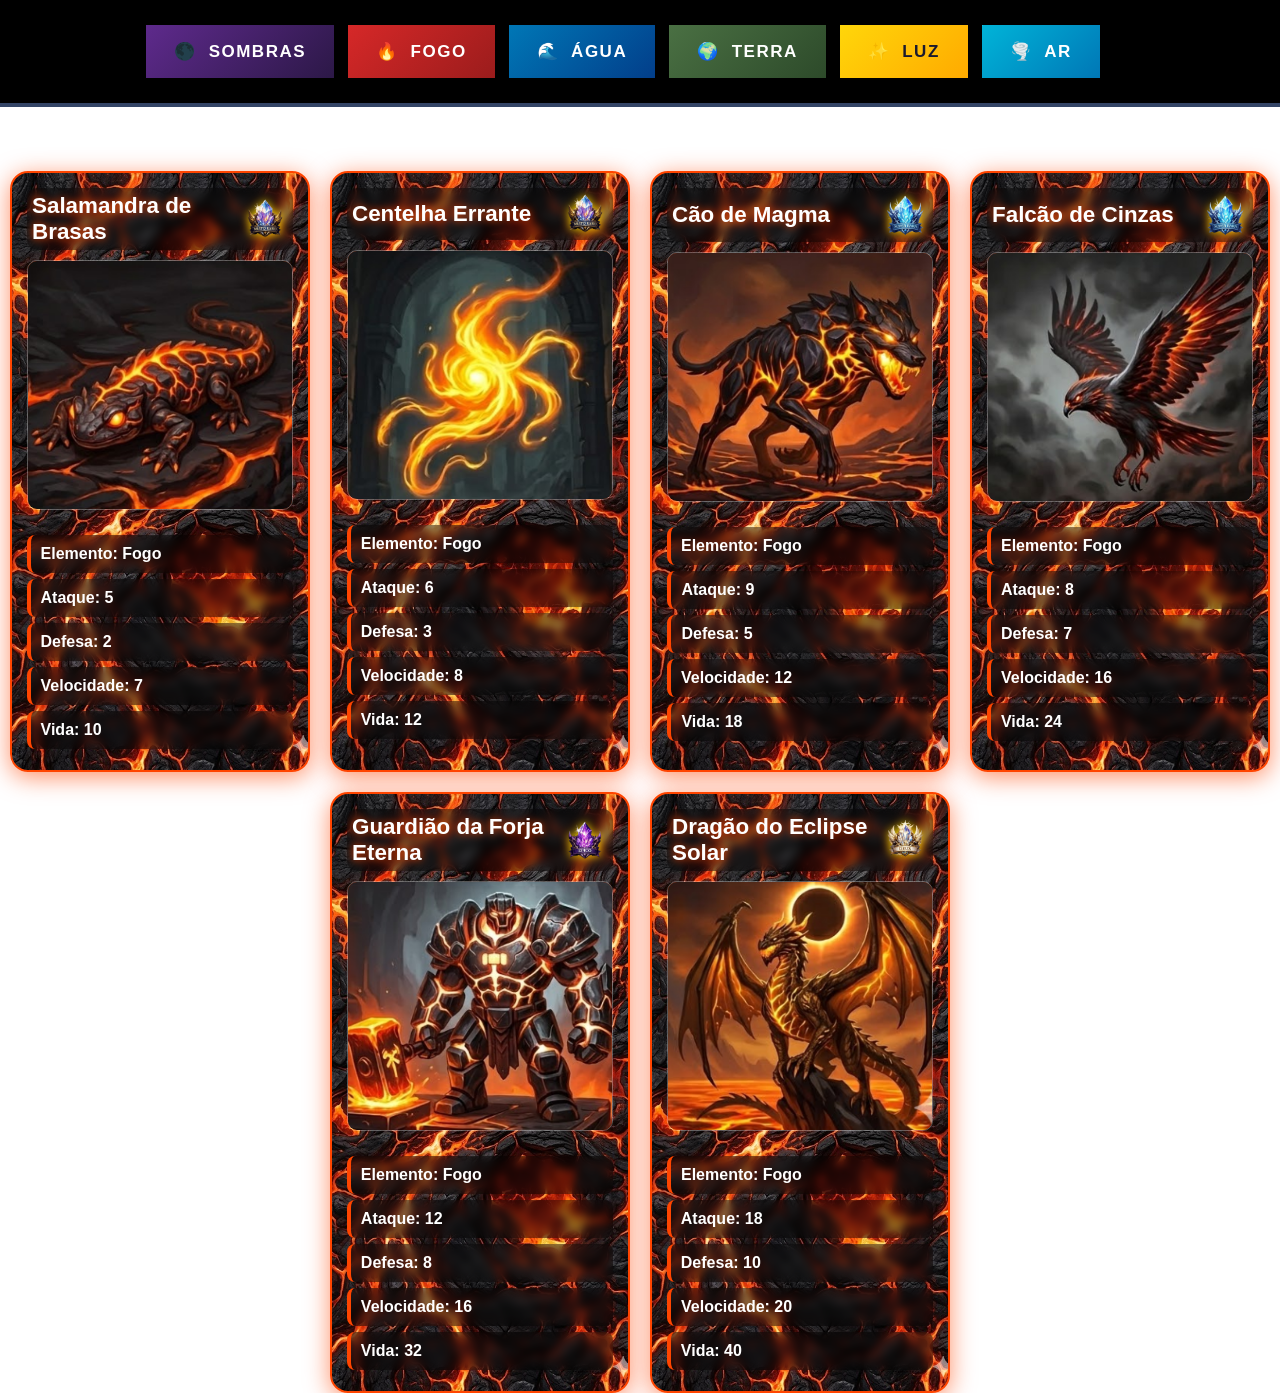
<file: index.html>
<!DOCTYPE html>
<html lang="en">
<head>
    <meta charset="UTF-8">
    <meta name="viewport" content="width=device-width, initial-scale=1.0">
    <title>Cartas</title>
    <link rel="stylesheet" href="css/style.css">
    <link rel="stylesheet" href="css/anim.css">
    <link rel='stylesheet' href='https://cdn-uicons.flaticon.com/4.0.0/uicons-solid-rounded/css/uicons-solid-rounded.css'>
</head>
<body>
    <header class="elementos-container">
        <button onclick="mostrarCategoria('sombra')" class="btn-elemento sombra">
            <span class="icone">🌑</span>
            SOMBRAS
        </button>
        <button onclick="mostrarCategoria('fogo')" class="btn-elemento fogo">
            <span class="icone">🔥</span>
            FOGO
        </button>
        <button onclick="mostrarCategoria('agua')" class="btn-elemento agua">
            <span class="icone">🌊</span>
            ÁGUA
        </button>
        <button onclick="mostrarCategoria('terra')" class="btn-elemento terra">
            <span class="icone">🌍</span>
            TERRA
        </button>
        <button onclick="mostrarCategoria('luz')" class="btn-elemento luz">
            <span class="icone">✨</span>
            LUZ
        </button>
        <button onclick="mostrarCategoria('ar')" class="btn-elemento ar active">
            <span class="icone">🌪️</span>
            AR
        </button>
        <a href="html/regras.html" id="regrasBTN"><i class="fi fi-sr-menu-food"></i></a>
    </header>
    
    <main>




        <section class="containerSombras" style="display: none;">
            <div class="carta sombra">
                <section class="headerCarta">
                    <h3>Asas Noturnas</h3>
                    <img src="img/raro.png" alt="Raro" class="raridade">
                </section>
                <img src="img/imgSombra/corvo.png" alt="Corvo" id="imgMonstro">
                <p>Elemento: Sombra</p>
                <p>Ataque: 3</p>
                <p>Defesa: 2</p>
                <p>Velocidade: 8</p>
                <p>Vida: 10</p>
            </div>

            <div class="carta sombra">
                <section class="headerCarta">
                    <h3>Mordida de Ébano</h3>
                    <img src="img/raro.png" alt="Raro" class="raridade">
                </section>
                <img src="img/imgSombra/lobo.png" alt="Lobo" id="imgMonstro">
                <p>Elemento: Sombra</p>
                <p>Ataque: 4</p>
                <p>Defesa: 3</p>
                <p>Velocidade: 9</p>
                <p>Vida: 12</p>
            </div>

            <div class="carta sombra">
                <section class="headerCarta">
                    <h3>Morcego Sombrio</h3>
                    <img src="img/superRaro.png" alt="Super Raro" class="raridade">
                </section>
                <img src="img/imgSombra/voador.png" alt="Morcego" id="imgMonstro">
                <p>Elemento: Sombra</p>
                <p>Ataque: 6</p>
                <p>Defesa: 5</p>
                <p>Velocidade: 14</p>
                <p>Vida: 18</p>
            </div>
    
            <div class="carta sombra">
                <section class="headerCarta">
                    <h3>Golem das Sombras</h3>
                    <img src="img/superRaro.png" alt="Super Raro" class="raridade">
                </section>
                <img src="img/imgSombra/golem.png" alt="Golem" id="imgMonstro">
                <p>Elemento: Sombra</p>
                <p>Ataque: 5</p>
                <p>Defesa: 10</p>
                <p>Velocidade: 16</p>
                <p>Vida: 24</p>
            </div>
    
            <div class="carta sombra">
                <section class="headerCarta">
                    <h3>Entidade do Caos</h3>
                    <img src="img/epico.png" alt="Épico" class="raridade">
                </section>
                <img src="img/imgSombra/entidade.png" alt="Entidade" id="imgMonstro">
                <p>Elemento: Sombra</p>
                <p>Ataque: 9</p>
                <p>Defesa: 7</p>
                <p>Velocidade: 20</p>
                <p>Vida: 32</p>
            </div>
    
            <div class="carta sombra">
                <section class="headerCarta">
                    <h3>Aranha da Meia-Noite</h3>
                    <img src="img/god.png" alt="God" class="raridade">
                </section>
                <img src="img/imgSombra/aranha.png" alt="Aranha" id="imgMonstro">
                <p>Elemento: Sombra</p>
                <p>Ataque: 15</p>
                <p>Defesa: 12</p>
                <p>Velocidade: 23</p>
                <p>Vida: 40</p>
            </div>
        </section>





        <section class="containerFogo">
            <div class="carta fogo">
                <section class="headerCarta">
                    <h3>Salamandra de Brasas</h3>
                    <img src="img/raro.png" alt="Raro" class="raridade">
                </section>
                <img src="img/imgFogo/salamandra.png" alt="Salamandra" id="imgMonstro">
                <p>Elemento: Fogo</p>
                <p>Ataque: 5</p>
                <p>Defesa: 2</p>
                <p>Velocidade: 7</p>
                <p>Vida: 10</p>
            </div>

            <div class="carta fogo">
                <section class="headerCarta">
                    <h3>Centelha Errante</h3>
                    <img src="img/raro.png" alt="Raro" class="raridade">
                </section>
                <img src="img/imgFogo/brasa.png" alt="Centelha" id="imgMonstro">
                <p>Elemento: Fogo</p>
                <p>Ataque: 6</p>
                <p>Defesa: 3</p>
                <p>Velocidade: 8</p>
                <p>Vida: 12</p>
            </div>

            <div class="carta fogo">
                <section class="headerCarta">
                    <h3>Cão de Magma</h3>
                    <img src="img/superRaro.png" alt="Super Raro" class="raridade">
                </section>
                <img src="img/imgFogo/loboFogo.png" alt="Cão" id="imgMonstro">
                <p>Elemento: Fogo</p>
                <p>Ataque: 9</p>
                <p>Defesa: 5</p>
                <p>Velocidade: 12</p>
                <p>Vida: 18</p>
            </div>

            <div class="carta fogo">
                <section class="headerCarta">
                    <h3>Falcão de Cinzas</h3>
                    <img src="img/superRaro.png" alt="Super Raro" class="raridade">
                </section>
                <img src="img/imgFogo/falcao.png" alt="Falcão" id="imgMonstro">
                <p>Elemento: Fogo</p>
                <p>Ataque: 8</p>
                <p>Defesa: 7</p>
                <p>Velocidade: 16</p>
                <p>Vida: 24</p>
            </div>

            <div class="carta fogo">
                <section class="headerCarta">
                    <h3>Guardião da Forja Eterna</h3>
                    <img src="img/epico.png" alt="Épico" class="raridade">
                </section>
                <img src="img/imgFogo/guardiao.png" alt="Guardião" id="imgMonstro">
                <p>Elemento: Fogo</p>
                <p>Ataque: 12</p>
                <p>Defesa: 8</p>
                <p>Velocidade: 16</p>
                <p>Vida: 32</p>
            </div>

            <div class="carta fogo">
                <section class="headerCarta">
                    <h3>Dragão do Eclipse Solar</h3>
                    <img src="img/god.png" alt="God" class="raridade">
                </section>
                <img src="img/imgFogo/dragaoFogo.png" alt="Dragão" id="imgMonstro">
                <p>Elemento: Fogo</p>
                <p>Ataque: 18</p>
                <p>Defesa: 10</p>
                <p>Velocidade: 20</p>
                <p>Vida: 40</p>
            </div>
        </section>






        <section class="containerAgua" style="display: none;">
            <div class="carta agua">
                <section class="headerCarta">
                    <h3>Tritão das Poças</h3>
                    <img src="img/raro.png" alt="Raro" class="raridade">
                </section>
                <img src="img/imgAgua/tritao.png" alt="Tritão" id="imgMonstro">
                <p>Elemento: Água</p>
                <p>Ataque: 3</p>
                <p>Defesa: 2</p>
                <p>Velocidade: 7</p>
                <p>Vida: 14</p>
            </div>

            <div class="carta agua">
                <section class="headerCarta">
                    <h3>Cágado Casco-Vórtex</h3>
                    <img src="img/raro.png" alt="Raro" class="raridade">
                </section>
                <img src="img/imgAgua/tartaruga.png" alt="Cágado" id="imgMonstro">
                <p>Elemento: Água</p>
                <p>Ataque: 4</p>
                <p>Defesa: 3</p>
                <p>Velocidade: 8</p>
                <p>Vida: 16</p>
            </div>

            <div class="carta agua">
                <section class="headerCarta">
                    <h3>Hydra das Marés</h3>
                    <img src="img/superRaro.png" alt="Super Raro" class="raridade">
                </section>
                <img src="img/imgAgua/hydra.png" alt="Hydra" id="imgMonstro">
                <p>Elemento: Água</p>
                <p>Ataque: 6</p>
                <p>Defesa: 5</p>
                <p>Velocidade: 12</p>
                <p>Vida: 20</p>
            </div>

            <div class="carta agua">
                <section class="headerCarta">
                    <h3>Elemental de Espuma</h3>
                    <img src="img/superRaro.png" alt="Super Raro" class="raridade">
                </section>
                <img src="img/imgAgua/tsunami.png" alt="Elemental" id="imgMonstro">
                <p>Elemento: Água</p>
                <p>Ataque: 5</p>
                <p>Defesa: 10</p>
                <p>Velocidade: 16</p>
                <p>Vida: 28</p>
            </div>

            <div class="carta agua">
                <section class="headerCarta">
                    <h3>Kraken Abissal</h3>
                    <img src="img/epico.png" alt="Épico" class="raridade">
                </section>
                <img src="img/imgAgua/kraken.png" alt="Kraken" id="imgMonstro">
                <p>Elemento: Água</p>
                <p>Ataque: 9</p>
                <p>Defesa: 7</p>
                <p>Velocidade: 20</p>
                <p>Vida: 36</p>
            </div>

            <div class="carta agua">
                <section class="headerCarta">
                    <h3>Leviatã Solar-Submerso</h3>
                    <img src="img/god.png" alt="God" class="raridade">
                </section>
                <img src="img/imgAgua/leviata.png" alt="Leviatã" id="imgMonstro">
                <p>Elemento: Água</p>
                <p>Ataque: 15</p>
                <p>Defesa: 12</p>
                <p>Velocidade: 22</p>
                <p>Vida: 46</p>
            </div>
        </section>





        <section class="containerTerra" style="display: none;">
            <div class="carta terra">
                <section class="headerCarta">
                    <h3>Tatu-Escavador</h3>
                    <img src="img/raro.png" alt="Raro" class="raridade">
                </section>
                <img src="img/imgTerra/tatu.png" alt="Tatu" id="imgMonstro">
                <p>Elemento: Terra</p>
                <p>Ataque: 3</p>
                <p>Defesa: 6</p>
                <p>Velocidade: 5</p>
                <p>Vida: 12</p>
            </div>

            <div class="carta terra">
                <section class="headerCarta">
                    <h3>Gnomo do Cascalho</h3>
                    <img src="img/raro.png" alt="Raro" class="raridade">
                </section>
                <img src="img/imgTerra/gnomo.png" alt="Gnomo" id="imgMonstro">
                <p>Elemento: Terra</p>
                <p>Ataque: 4</p>
                <p>Defesa: 5</p>
                <p>Velocidade: 8</p>
                <p>Vida: 14</p>
            </div>

            <div class="carta terra">
                <section class="headerCarta">
                    <h3>Javali de Ferro</h3>
                    <img src="img/superRaro.png" alt="Super Raro" class="raridade">
                </section>
                <img src="img/imgTerra/javali.png" alt="Javali" id="imgMonstro">
                <p>Elemento: Terra</p>
                <p>Ataque: 7</p>
                <p>Defesa: 6</p>
                <p>Velocidade: 10</p>
                <p>Vida: 20</p>
            </div>

            <div class="carta terra">
                <section class="headerCarta">
                    <h3>Rã-Martelo das Cavernas</h3>
                    <img src="img/superRaro.png" alt="Super Raro" class="raridade">
                </section>
                <img src="img/imgTerra/ra.png" alt="Elemental" id="imgMonstro">
                <p>Elemento: Terra</p>
                <p>Ataque: 5</p>
                <p>Defesa: 8</p>
                <p>Velocidade: 13</p>
                <p>Vida: 26</p>
            </div>

            <div class="carta terra">
                <section class="headerCarta">
                    <h3>Guardião das Raízes</h3>
                    <img src="img/epico.png" alt="Épico" class="raridade">
                </section>
                <img src="img/imgTerra/raizes.png" alt="Guardião" id="imgMonstro">
                <p>Elemento: Terra</p>
                <p>Ataque: 8</p>
                <p>Defesa: 10</p>
                <p>Velocidade: 15</p>
                <p>Vida: 35</p>
            </div>

            <div class="carta terra">
                <section class="headerCarta">
                    <h3>Colosso de Obsidiana</h3>
                    <img src="img/god.png" alt="God" class="raridade">
                </section>
                <img src="img/imgTerra/colosso.png" alt="Colosso" id="imgMonstro">
                <p>Elemento: Terra</p>
                <p>Ataque: 14</p>
                <p>Defesa: 14</p>
                <p>Velocidade: 16</p>
                <p>Vida: 45</p>
            </div>
        </section>





        <section class="containerLuz" style="display: none;">
            <div class="carta luz">
                <section class="headerCarta">
                    <h3>Beija-flor de Vidro</h3>
                    <img src="img/raro.png" alt="Raro" class="raridade">
                </section>
                <img src="img/imgLuz/beijaFlor.png" alt="Beija-flor de Vidro" id="imgMonstro">
                <p>Elemento: Luz</p>
                <p>Ataque: 4</p>
                <p>Defesa: 2</p>
                <p>Velocidade: 10</p>
                <p>Vida: 8</p>
            </div>

            <div class="carta luz">
                <section class="headerCarta">
                    <h3>Faísca Prateada</h3>
                    <img src="img/raro.png" alt="Raro" class="raridade">
                </section>
                <img src="img/imgLuz/faisca.png" alt="Faísca Prateada" id="imgMonstro">
                <p>Elemento: Luz</p>
                <p>Ataque: 5</p>
                <p>Defesa: 3</p>
                <p>Velocidade: 10</p>
                <p>Vida: 7</p>
            </div>

            <div class="carta luz">
                <section class="headerCarta">
                    <h3>Lince dos Prismas</h3>
                    <img src="img/superRaro.png" alt="Super Raro" class="raridade">
                </section>
                <img src="img/imgLuz/gato.png" alt="Lince dos Prismas" id="imgMonstro">
                <p>Elemento: Luz</p>
                <p>Ataque: 8</p>
                <p>Defesa: 4</p>
                <p>Velocidade: 12</p>
                <p>Vida: 18</p>
            </div>

            <div class="carta luz">
                <section class="headerCarta">
                    <h3>Sentinela de Latão</h3>
                    <img src="img/superRaro.png" alt="Super Raro" class="raridade">
                </section>
                <img src="img/imgLuz/robo.png" alt="Sentinela de Latão" id="imgMonstro">
                <p>Elemento: Luz</p>
                <p>Ataque: 7</p>
                <p>Defesa: 7</p>
                <p>Velocidade: 18</p>
                <p>Vida: 20</p>
            </div>

            <div class="carta luz">
                <section class="headerCarta">
                    <h3>Valquíria do Alvorecer</h3>
                    <img src="img/epico.png" alt="Épico" class="raridade">
                </section>
                <img src="img/imgLuz/velocista.png" alt="Valquíria do Alvorecer" id="imgMonstro">
                <p>Elemento: Luz</p>
                <p>Ataque: 12</p>
                <p>Defesa: 8</p>
                <p>Velocidade: 22</p>
                <p>Vida: 28</p>
            </div>

            <div class="carta luz">
                <section class="headerCarta">
                    <h3>Querubim do Grande Eclipse</h3>
                    <img src="img/god.png" alt="God" class="raridade">
                </section>
                <img src="img/imgLuz/deus.png" alt="Querubim do Grande Eclipse" id="imgMonstro">
                <p>Elemento: Luz</p>
                <p>Ataque: 18</p>
                <p>Defesa: 12</p>
                <p>Velocidade: 25</p>
                <p>Vida: 35</p>
            </div>
        </section>



        <section class="containerAr" style="display: none;">
            <div class="carta ar">
                <section class="headerCarta">
                    <h3>Borboletim do Vendaval</h3>
                    <img src="img/raro.png" alt="Raro" class="raridade">
                </section>
                <img src="img/imgAr/borboletim.png" alt="Borboletim do Vendaval" id="imgMonstro">
                <p>Elemento: Ar</p>
                <p>Ataque: 3</p>
                <p>Defesa: 2</p>
                <p>Velocidade: 6</p>
                <p>Vida: 10</p>
            </div>

            <div class="carta ar">
                <section class="headerCarta">
                    <h3>Serpente das Nuvens</h3>
                    <img src="img/raro.png" alt="Raro" class="raridade">
                </section>
                <img src="img/imgAr/serpente.png" alt="Serpente das Nuvens" id="imgMonstro">
                <p>Elemento: Ar</p>
                <p>Ataque: 4</p>
                <p>Defesa: 3</p>
                <p>Velocidade: 9</p>
                <p>Vida: 12</p>
            </div>

            <div class="carta ar">
                <section class="headerCarta">
                    <h3>Morcego-Corta-Éter</h3>
                    <img src="img/superRaro.png" alt="Super Raro" class="raridade">
                </section>
                <img src="img/imgAr/morcego.png" alt="Morcego-Corta-Éter" id="imgMonstro">
                <p>Elemento: Ar</p>
                <p>Ataque: 8</p>
                <p>Defesa: 4</p>
                <p>Velocidade: 13</p>
                <p>Vida: 18</p>
            </div>

            <div class="carta ar">
                <section class="headerCarta">
                    <h3>Espectro das Correntes</h3>
                    <img src="img/superRaro.png" alt="Super Raro" class="raridade">
                </section>
                <img src="img/imgAr/espectro.png" alt="Espectro das Correntes" id="imgMonstro">
                <p>Elemento: Ar</p>
                <p>Ataque: 6</p>
                <p>Defesa: 5</p>
                <p>Velocidade: 15</p>
                <p>Vida: 20</p>
            </div>

            <div class="carta ar">
                <section class="headerCarta">
                    <h3>Kraken dos Tufões</h3>
                    <img src="img/epico.png" alt="Épico" class="raridade">
                </section>
                <img src="img/imgAr/kraken.png" alt="Kraken dos Tufões" id="imgMonstro">
                <p>Elemento: Ar</p>
                <p>Ataque: 13</p>
                <p>Defesa: 8</p>
                <p>Velocidade: 18</p>
                <p>Vida: 30</p>
            </div>

            <div class="carta ar">
                <section class="headerCarta">
                    <h3>Dragão dos Furacões</h3>
                    <img src="img/god.png" alt="God" class="raridade">
                </section>
                <img src="img/imgAr/dragaoAr.png" alt="Dragão dos Furacões" id="imgMonstro">
                <p>Elemento: Ar</p>
                <p>Ataque: 20</p>
                <p>Defesa: 10</p>
                <p>Velocidade: 20</p>
                <p>Vida: 40</p>
            </div>
        </section>



        
    </main>

    <script src="js/script.js"></script>
</body>
</html>
</file>
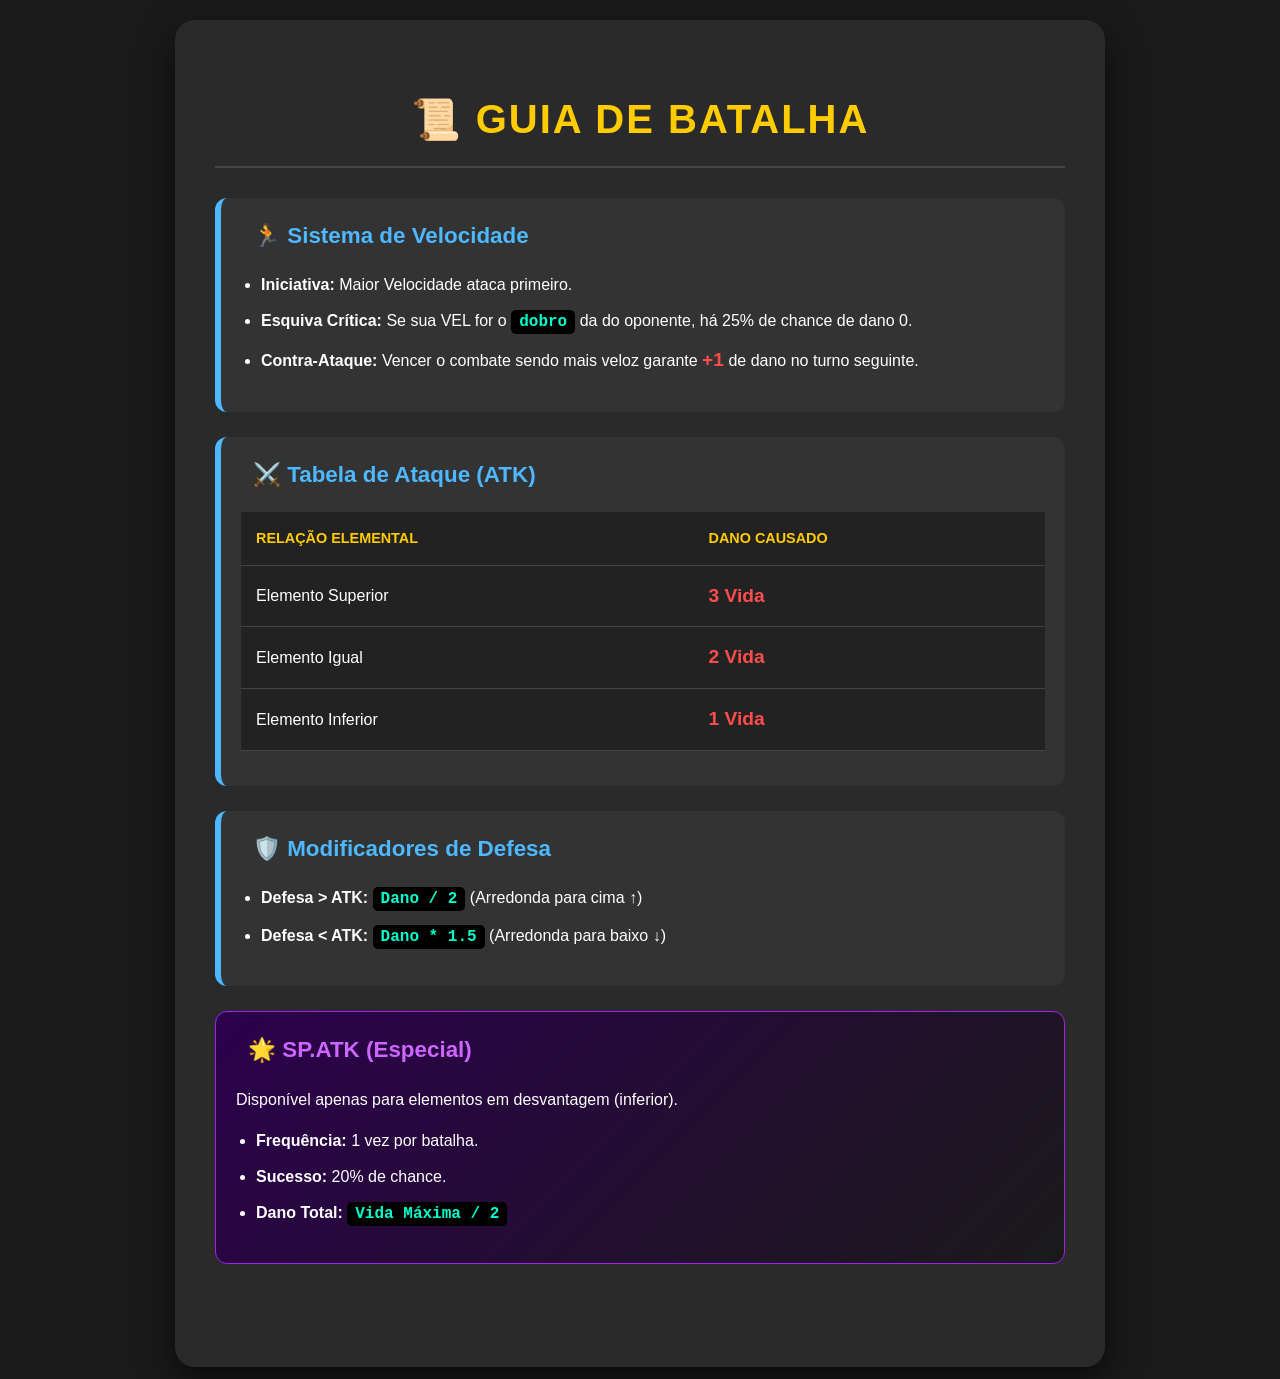
<file: html/regras.html>
<!DOCTYPE html>
<html lang="pt-br">
<head>
    <meta charset="UTF-8">
    <meta name="viewport" content="width=device-width, initial-scale=1.0">
    <title>Regras de Combate</title>
    <link rel="stylesheet" href="../css/regras.css"> <!--Conecta essa pagina html com o arquivo css desejado-->
    <link rel='stylesheet' href='https://cdn-uicons.flaticon.com/uicons-solid-rounded/css/uicons-solid-rounded.css'> <!--Link que se deve colocar para utilizar os gifs personalizados-->
</head>
<body>

    <div class="container">
        <h1>📜 Guia de Batalha</h1>

        <section class="section"> <!--Voce irá notar que utilizo algumas imagens de forma diferente, isso acontece pq uso uma biblioteca do flaticon(tem na internet), que permite mudar as cores de gifs, e suas animações Obs. "<i class="fi fi-sr-running"></i>" isto aqui é um gif-->
            <h2><i class="fi fi-sr-running"></i> 🏃 Sistema de Velocidade</h2>
            <ul>
                <li><strong>Iniciativa:</strong> Maior Velocidade ataca primeiro.</li>
                <li><strong>Esquiva Crítica:</strong> Se sua VEL for o <span class="formula">dobro</span> da do oponente, há 25% de chance de dano 0.</li>
                <li><strong>Contra-Ataque:</strong> Vencer o combate sendo mais veloz garante <span class="dano-valor">+1</span> de dano no turno seguinte.</li>
                <!--O <span> é usado para dar caracteristicas para uma parte do texto, em outras palavras mudar a cor da fonte, a cor do background apenas do texto que está dentro do <span>-->
            </ul>
        </section>

        <section class="section">
            <h2><i class="fi fi-sr-swords"></i> ⚔️ Tabela de Ataque (ATK)</h2>
            <table>
                <thead> <!--Define os nomes das colunas-->
                    <tr>
                        <th>Relação Elemental</th>
                        <th>Dano causado</th>
                    </tr>
                </thead>
                <tbody> <!--São as colunas da tabela-->
                    <tr>
                        <td>Elemento Superior</td>
                        <td><span class="dano-valor">3 Vida</span></td>
                    </tr>
                    <tr>
                        <td>Elemento Igual</td>
                        <td><span class="dano-valor">2 Vida</span></td>
                    </tr>
                    <tr> <!--TR: Defina uma linha na tabela-->
                        <td>Elemento Inferior</td> <!--Para adicionar textos dentro do tr se usa "td" pois o <p> não funciona-->
                        <td><span class="dano-valor">1 Vida</span></td>
                    </tr>
                </tbody>
            </table>
        </section>

        <section class="section">
            <h2><i class="fi fi-sr-shield"></i> 🛡️ Modificadores de Defesa</h2>
            <ul> <!--A tag <ul> define uma lista-->
                <li><strong>Defesa > ATK:</strong> <span class="formula">Dano / 2</span> (Arredonda para cima ↑)</li> <!--A tag <li> da o visual de ponto logo a frente do texto-->
                <li><strong>Defesa < ATK:</strong> <span class="formula">Dano * 1.5</span> (Arredonda para baixo ↓)</li>
            </ul>
        </section>

        <section class="section sp-atk-section">
            <h2><i class="fi fi-sr-bolt"></i> 🌟 SP.ATK (Especial)</h2>
            <p>Disponível apenas para elementos em desvantagem (inferior).</p>
            <ul>
                <li><strong>Frequência:</strong> 1 vez por batalha.</li> <!--Strong é usado para transformar a palavra em negrito-->
                <li><strong>Sucesso:</strong> 20% de chance.</li>
                <li><strong>Dano Total:</strong> <span class="formula">Vida Máxima / 2</span></li>
            </ul>
        </section>

        <a href="../index.html" id="regrasBTN" title="Voltar ao Menu">
            <i class="fi fi-sr-undo-alt"></i>
        </a>
    </div>

</body>
</html>
</file>
<file: css/style.css>
/* 1. RESET GERAL 
   Remove margens e preenchimentos padrão do navegador para 
   garantir que o layout seja consistente em todos os lugares. */
* {
    margin: 0;
    padding: 0;
    box-sizing: border-box; /* Adicionado para melhor controle de tamanho */
}

/* 2. VARIÁVEIS DE ELEMENTOS
   Aqui definimos a identidade visual de cada tipo de carta.
   --cor-primaria: Cor dos detalhes e bordas.
   --sombra-glow: Cor do brilho externo (com transparência).
   --background: Imagem temática de fundo da carta. */

.sombra { 
    --cor-primaria: #a020f0; 
    --sombra-glow: rgba(160, 32, 240, 0.6);
    --background: url('../img/imgSombra/fundoSombra.png');
}

.terra { 
    --cor-primaria: #cd853f; 
    --sombra-glow: rgba(205, 133, 63, 0.6);
    --background: url('../img/imgTerra/fundoTerra.png');
}

.fogo { 
    --cor-primaria: #ff4500; 
    --sombra-glow: rgba(255, 69, 0, 0.6);
    --background: url('../img/imgFogo/fundoFogo.png');
}

.agua { 
    --cor-primaria: #00bfff; 
    --sombra-glow: rgba(0, 191, 255, 0.6);
    --background: url('../img/imgAgua/fundoAgua.png');
}

.luz { 
    --cor-primaria: #ffdf00; 
    --sombra-glow: rgba(255, 223, 0, 0.5);
    --background: url('../img/imgLuz/fundoLuz.png');
}

.ar { 
    --cor-primaria: #00f2ff; 
    --bg-vibrante: linear-gradient(145deg, #001a1c 0%, #004d52 100%); 
    --sombra-glow: rgba(0, 242, 255, 0.5);
    --background: url('../img/imgAr/fundoAr.png');
}

/* 3. CONTAINERS (Layout)
   Usa Flexbox para organizar as cartas. 
   'flex-wrap: wrap' permite que as cartas pulem para a linha de baixo em telas menores. */
.containerSombras, .containerFogo, .containerAgua, .containerTerra, .containerLuz, .containerAr {
    display: flex;
    justify-content: center;
    margin-top: 5%;
    flex-wrap: wrap;
    gap: 20px;
}


/* 4. A CARTA
   Configurações de tamanho, borda e transição para animações. */
.carta {
    width: 300px;
    background-image: var(--background); /* Usa a imagem da variável do elemento */
    background-size: cover;
    background-position: center;
    border: 2px solid var(--cor-primaria);
    border-radius: 18px;
    padding: 15px;
    color: #ffffff;
    font-family: 'Verdana', sans-serif;
    transition: all 0.3s ease-in-out; /* Suaviza o movimento do hover */
    box-shadow: 0 5px 25px var(--sombra-glow);
}

/* 5. CABEÇALHO DA CARTA
   Usa 'backdrop-filter: blur' para o efeito de "vidro fosco". */
.headerCarta {
    display: flex;
    justify-content: space-between;
    align-items: center;
    margin-bottom: 10px;
    background: rgba(0, 0, 0, 0.4);
    padding: 5px;
    border-radius: 10px;
    backdrop-filter: blur(4px);
}

.headerCarta h3 {
    color: #fff;
    text-shadow: 0 0 8px var(--cor-primaria);
    margin: 0;
    font-size: 1.4rem;
}

/* 6. RARIDADE
   O 'drop-shadow' cria um contorno brilhante ao redor da imagem. */
.raridade {
    width: 45px;
    filter: drop-shadow(0 0 5px gold);
}

/* 7. FUNÇÃO: Hover
   Ao passar o mouse, a carta aumenta (scale) e sobe levemente (translateY). */
.carta:hover {
    transform: scale(1.05) translateY(-5px);
    box-shadow: 0 10px 40px var(--cor-primaria);
}

/* 8. IMAGEM DO MONSTRO
   'object-fit: cover' impede que a imagem fique esticada, cortando-a proporcionalmente. */
#imgMonstro {
    width: 100%;
    height: 250px;
    object-fit: cover;
    border-radius: 10px;
    border: 1px solid rgba(255,255,255,0.3);
    margin-bottom: 15px;
    box-shadow: inset 0 0 15px var(--cor-primaria);
}

/* 9. ATRIBUTOS (Textos e Valores)
   Cria uma barra com borda lateral colorida para os atributos do monstro. */
.carta p {
    background: rgba(0, 0, 0, 0.4);
    backdrop-filter: blur(4px);
    margin: 6px 0;
    padding: 10px;
    border-radius: 8px;
    display: flex;
    justify-content: space-between;
    border-left: 4px solid var(--cor-primaria); /* Destaque lateral com a cor do elemento */
    font-weight: bold;
}
</file>
<file: css/anim.css>
/* 1. CONTAINER DE BOTÕES
   Organiza os botões em linha, centralizados, com um fundo preto
   e uma borda inferior para separar da área das cartas. Com o display:flex */
.elementos-container {
    display: flex;
    justify-content: center;
    gap: 14px;
    flex-wrap: wrap;
    padding: 25px 0;
    border-bottom: 4px solid #334466;
    background-color: black;
}

/* 2. ESTILO BASE DO BOTÃO (.btn-elemento)
   Define o formato padrão: texto em caixa alta, espaçamento interno (padding)
   e uma sombra suave para dar profundidade. */
.btn-elemento {
    display: flex;
    align-items: center;
    gap: 12px; /* Espaçamento entre os itens do display: flex */
    padding: 16px 28px;
    font-family: 'Arial', sans-serif;
    font-size: 17px;
    font-weight: 800;
    text-transform: uppercase;
    letter-spacing: 1.5px;
    color: white;
    border: none;
    cursor: pointer;
    transition: all 0.4s ease; /* Faz as mudanças de estado serem suaves */
    position: relative; /* Necessário para o efeito de brilho interno (::after) */
    overflow: hidden;    /* Esconde o brilho quando ele sai dos limites do botão */
}

#regrasBTN {
    text-decoration: none;
    font-size: 30px;
    color: #ffffff;
    display: flex;
    align-items: center;
    margin-left: 20px;
}

#regrasBTN:hover {
    transition: .5s;
    transform: scale(1.2);
}

/* 3. EFEITO DE HOVER (Passar o Mouse)
   - O ícone aumenta e gira levemente.
   - O botão sobe 4px (translateY) e a sombra aumenta, dando efeito de "elevação". */
.btn-elemento:hover .icone {
    transform: scale(1.25) rotate(15deg);
}

.btn-elemento:hover {
    transform: translateY(-4px);
    box-shadow: 0 12px 30px rgba(0, 0, 0, 0.5);
}

/* 4. CORES DOS ELEMENTOS (Gradients)
   Cada elemento usa um 'linear-gradient' para um visual metálico/moderno. */
.btn-elemento.sombra { 
    background: linear-gradient(135deg, #5e2a8c, #2c1847); 
}
.btn-elemento.fogo   { 
    background: linear-gradient(135deg, #d62828, #9b1c1c); 
}
.btn-elemento.agua   { 
    background: linear-gradient(135deg, #0077b6, #023e8a); 
}
.btn-elemento.terra  { 
    background: linear-gradient(135deg, #4a7043, #2d4a2a); 
}
.btn-elemento.luz    { 
    background: linear-gradient(135deg, #ffd60a, #ffaa00); color: #1a1a2e; 
}
.btn-elemento.ar     {
    background: linear-gradient(135deg, #00b4d8, #0077b6);
}

/* 5. EFEITO DE BRILHO "FLASH" (.btn-elemento::after)
   Cria uma faixa branca transparente que atravessa o botão no hover.
   Isso é feito movendo a posição da esquerda (-50% para 150%). */
.btn-elemento::after {
    content: '';
    position: absolute;
    top: -50%;
    left: -50%;
    width: 40%;
    height: 200%;
    background: linear-gradient(120deg, transparent, rgba(255,255,255,0.4), transparent);
    transform: skewX(-25deg);
    transition: left 0.7s;
}

.btn-elemento:hover::after {
    left: 150%;
}
</file>
<file: css/regras.css>
/* Configurações Gerais */
body {
    background-color: #1a1a1a;
    color: #ffffff;
    font-family: 'Segoe UI', Tahoma, Geneva, Verdana, sans-serif;
    margin: 0;
    padding: 20px;
    line-height: 1.6;
}

.container {
    max-width: 850px;
    margin: 0 auto;
    background: #2a2a2a;
    padding: 40px;
    border-radius: 20px;
    box-shadow: 0 15px 35px rgba(0,0,0,0.6);
}

h1 {
    text-align: center;
    color: #ffcc00;
    font-size: 2.5rem;
    margin-bottom: 30px;
    text-transform: uppercase;
    letter-spacing: 2px;
    border-bottom: 2px solid #444;
    padding-bottom: 15px;
}

/* Seções de Regras */
.section {
    margin-bottom: 25px;
    padding: 20px;
    background: #333;
    border-radius: 12px;
    border-left: 6px solid #4db8ff;
    transition: transform 0.3s ease;
}

.section:hover {
    transform: translateX(5px);
}

.section h2 {
    margin-top: 0;
    color: #4db8ff;
    font-size: 1.4rem;
    display: flex;
    align-items: center;
    gap: 12px;
}

/* Tabelas */
table {
    width: 100%;
    border-collapse: collapse;
    margin: 15px 0;
    background: #222;
}

th, td {
    padding: 15px;
    text-align: left;
    border-bottom: 1px solid #444;
}

th {
    color: #ffcc00;
    text-transform: uppercase;
    font-size: 0.9rem;
}

.dano-valor {
    color: #ff4d4d;
    font-weight: bold;
    font-size: 1.2rem;
}

/* Destaques e Fórmulas */
.formula {
    background: #000;
    padding: 3px 8px;
    border-radius: 5px;
    color: #00ffcc;
    font-family: 'Consolas', monospace;
    font-weight: bold;
}

.sp-atk-section {
    background: linear-gradient(135deg, #2d004d 0%, #1a1a1a 100%);
    border-left-color: #a020f0;
    border: 1px solid #a020f0;
}

.sp-atk-section h2 {
    color: #cc66ff;
}

/* Botão Voltar */
#regrasBTN {
    display: inline-block;
    text-decoration: none;
    font-size: 40px;
    color: #ffffff;
    margin-top: 30px;
    transition: .5s;
}

#regrasBTN:hover {
    transform: scale(1.2);
    color: #ffcc00;
}

ul {
    padding-left: 20px;
}

li {
    margin-bottom: 10px;
}
</file>
